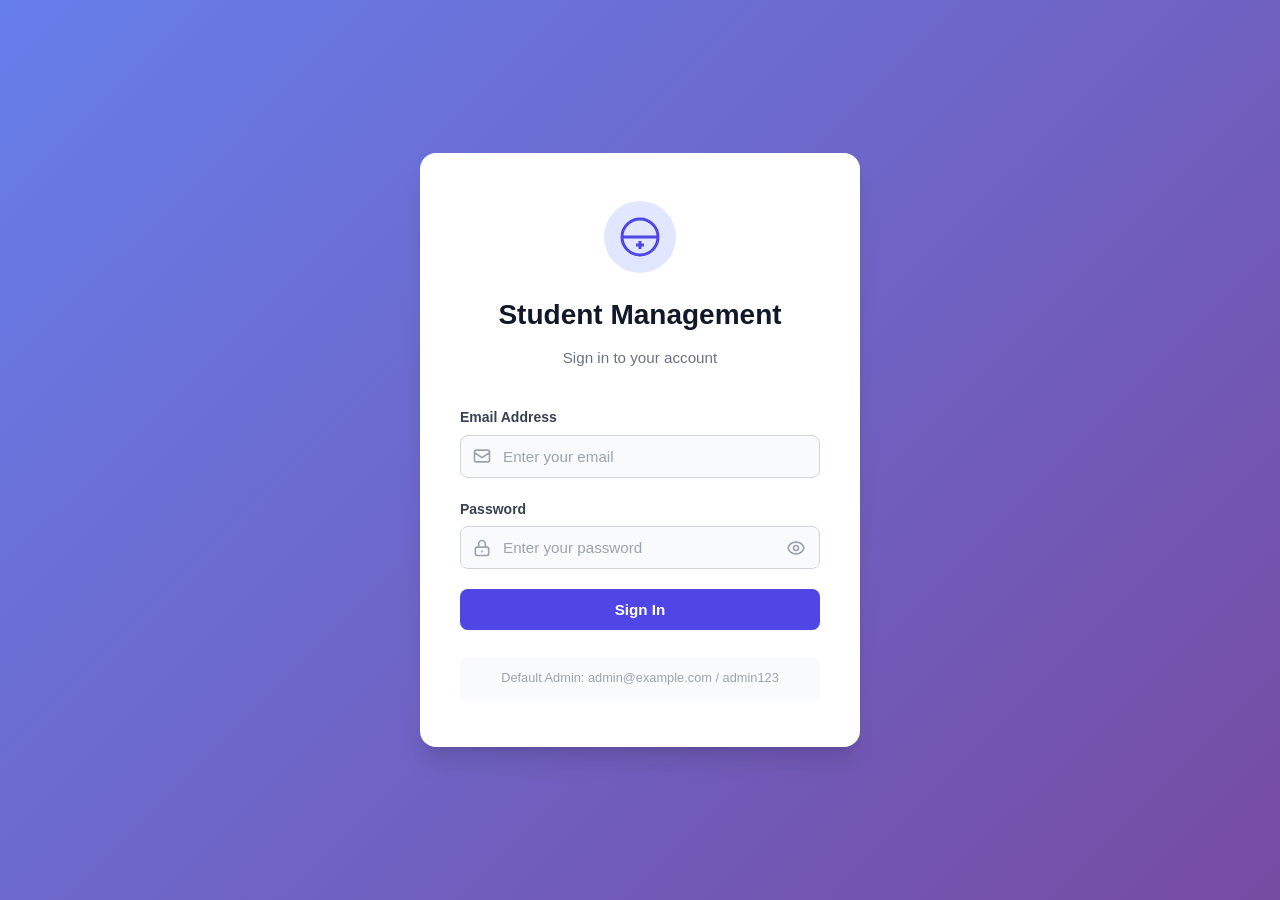
<file: frontend/index.html>
<!DOCTYPE html>
<html lang="en">
<head>
    <meta charset="UTF-8">
    <meta name="viewport" content="width=device-width, initial-scale=1.0">
    <title>Student Management System - Login</title>
    <link rel="stylesheet" href="css/style.css">
</head>
<body class="login-page">
    <div class="login-container">
        <div class="login-card">
            <div class="login-header">
                <div class="login-icon">
                    <svg viewBox="0 0 24 24" width="48" height="48" fill="none" stroke="currentColor" stroke-width="1.5">
                        <path d="M12 14v2m0 0v2m0-2h2m-2 0H10"/>
                        <path d="M3 12h18M3 12a9 9 0 0118 0 9 9 0 01-18 0z"/>
                    </svg>
                </div>
                <h1>Student Management</h1>
                <p class="login-subtitle">Sign in to your account</p>
            </div>

            <form id="loginForm" class="login-form">
                <div class="form-group">
                    <label for="email">Email Address</label>
                    <div class="input-wrapper">
                        <svg class="input-icon" viewBox="0 0 24 24" width="20" height="20" fill="none" stroke="currentColor" stroke-width="2">
                            <path d="M3 8l7.89 5.26a2 2 0 002.22 0L21 8M5 19h14a2 2 0 002-2V7a2 2 0 00-2-2H5a2 2 0 00-2 2v10a2 2 0 002 2z"/>
                        </svg>
                        <input 
                            type="email" 
                            id="email" 
                            placeholder="Enter your email"
                            required 
                            autocomplete="email"
                        >
                    </div>
                </div>

                <div class="form-group">
                    <label for="password">Password</label>
                    <div class="input-wrapper">
                        <svg class="input-icon" viewBox="0 0 24 24" width="20" height="20" fill="none" stroke="currentColor" stroke-width="2">
                            <path d="M12 15v2m-6 4h12a2 2 0 002-2v-6a2 2 0 00-2-2H6a2 2 0 00-2 2v6a2 2 0 002 2zm10-10V7a4 4 0 00-8 0v4h8z"/>
                        </svg>
                        <input 
                            type="password" 
                            id="password" 
                            placeholder="Enter your password"
                            required 
                            autocomplete="current-password"
                        >
                        <button type="button" class="toggle-password" id="togglePassword">
                            <svg viewBox="0 0 24 24" width="20" height="20" fill="none" stroke="currentColor" stroke-width="2">
                                <path d="M15 12a3 3 0 11-6 0 3 3 0 016 0z"/>
                                <path d="M2.458 12C3.732 7.943 7.523 5 12 5c4.478 0 8.268 2.943 9.542 7-1.274 4.057-5.064 7-9.542 7-4.477 0-8.268-2.943-9.542-7z"/>
                            </svg>
                        </button>
                    </div>
                </div>

                <div class="form-error" id="formError" style="display: none;">
                    <svg viewBox="0 0 24 24" width="18" height="18" fill="none" stroke="currentColor" stroke-width="2">
                        <circle cx="12" cy="12" r="10"/>
                        <line x1="15" y1="9" x2="9" y2="15"/>
                        <line x1="9" y1="9" x2="15" y2="15"/>
                    </svg>
                    <span id="errorMessage"></span>
                </div>

                <button type="submit" class="btn btn-primary btn-block" id="loginButton">
                    <span class="btn-text">Sign In</span>
                    <span class="btn-spinner" style="display: none;">
                        <svg viewBox="0 0 24 24" width="20" height="20" fill="none" stroke="currentColor" stroke-width="2">
                            <circle cx="12" cy="12" r="10" stroke-dasharray="31.416" stroke-dashoffset="10"/>
                        </svg>
                    </span>
                </button>
            </form>

            <div class="login-footer">
                <p>Default Admin: admin@example.com / admin123</p>
            </div>
        </div>
    </div>

    <script src="js/auth.js"></script>
</body>
</html>
</file>
<file: frontend/css/style.css>
/* ============================================
   CSS Custom Properties (Variables)
   ============================================ */
:root {
    --primary: #4f46e5;
    --primary-dark: #4338ca;
    --primary-light: #e0e7ff;
    --secondary: #0ea5e9;
    --success: #10b981;
    --warning: #f59e0b;
    --danger: #ef4444;
    
    --gray-50: #f9fafb;
    --gray-100: #f3f4f6;
    --gray-200: #e5e7eb;
    --gray-300: #d1d5db;
    --gray-400: #9ca3af;
    --gray-500: #6b7280;
    --gray-600: #4b5563;
    --gray-700: #374151;
    --gray-800: #1f2937;
    --gray-900: #111827;
    
    --sidebar-width: 260px;
    --sidebar-collapsed: 70px;
    --header-height: 64px;
    
    --shadow-sm: 0 1px 2px 0 rgba(0, 0, 0, 0.05);
    --shadow: 0 1px 3px 0 rgba(0, 0, 0, 0.1), 0 1px 2px -1px rgba(0, 0, 0, 0.1);
    --shadow-md: 0 4px 6px -1px rgba(0, 0, 0, 0.1), 0 2px 4px -2px rgba(0, 0, 0, 0.1);
    --shadow-lg: 0 10px 15px -3px rgba(0, 0, 0, 0.1), 0 4px 6px -4px rgba(0, 0, 0, 0.1);
    --shadow-xl: 0 20px 25px -5px rgba(0, 0, 0, 0.1), 0 8px 10px -6px rgba(0, 0, 0, 0.1);
    
    --radius-sm: 6px;
    --radius: 8px;
    --radius-md: 12px;
    --radius-lg: 16px;
    
    --transition: 0.2s ease;
    --transition-slow: 0.3s ease;
}

/* ============================================
   Reset & Base Styles
   ============================================ */
*, *::before, *::after {
    margin: 0;
    padding: 0;
    box-sizing: border-box;
}

html {
    font-size: 16px;
    -webkit-font-smoothing: antialiased;
    -moz-osx-font-smoothing: grayscale;
}

body {
    font-family: 'Inter', -apple-system, BlinkMacSystemFont, 'Segoe UI', Roboto, Oxygen, Ubuntu, sans-serif;
    line-height: 1.6;
    color: var(--gray-800);
    background-color: var(--gray-50);
    min-height: 100vh;
}

a {
    text-decoration: none;
    color: inherit;
}

img {
    max-width: 100%;
    height: auto;
}

/* ============================================
   Login Page Styles
   ============================================ */
.login-page {
    display: flex;
    align-items: center;
    justify-content: center;
    min-height: 100vh;
    background: linear-gradient(135deg, #667eea 0%, #764ba2 100%);
    padding: 20px;
}

.login-container {
    width: 100%;
    max-width: 440px;
}

.login-card {
    background: white;
    border-radius: var(--radius-lg);
    box-shadow: var(--shadow-xl);
    padding: 48px 40px;
    animation: slideUp 0.5s ease;
}

@keyframes slideUp {
    from {
        opacity: 0;
        transform: translateY(20px);
    }
    to {
        opacity: 1;
        transform: translateY(0);
    }
}

.login-header {
    text-align: center;
    margin-bottom: 36px;
}

.login-icon {
    display: inline-flex;
    align-items: center;
    justify-content: center;
    width: 72px;
    height: 72px;
    background: var(--primary-light);
    border-radius: 50%;
    color: var(--primary);
    margin-bottom: 20px;
}

.login-header h1 {
    font-size: 1.75rem;
    font-weight: 700;
    color: var(--gray-900);
    margin-bottom: 8px;
}

.login-subtitle {
    color: var(--gray-500);
    font-size: 0.95rem;
}

/* Form Styles */
.login-form {
    display: flex;
    flex-direction: column;
    gap: 20px;
}

.form-group {
    display: flex;
    flex-direction: column;
    gap: 6px;
}

.form-group label {
    font-size: 0.875rem;
    font-weight: 600;
    color: var(--gray-700);
}

.input-wrapper {
    position: relative;
    display: flex;
    align-items: center;
}

.input-icon {
    position: absolute;
    left: 12px;
    color: var(--gray-400);
    pointer-events: none;
    transition: color var(--transition);
}

.input-wrapper input {
    width: 100%;
    padding: 12px 16px 12px 42px;
    border: 1.5px solid var(--gray-300);
    border-radius: var(--radius);
    font-size: 0.95rem;
    color: var(--gray-800);
    background: var(--gray-50);
    transition: all var(--transition);
    outline: none;
    font-family: inherit;
}

.input-wrapper input:focus {
    border-color: var(--primary);
    background: white;
    box-shadow: 0 0 0 4px rgba(79, 70, 229, 0.1);
}

.input-wrapper input:focus ~ .input-icon,
.input-wrapper input:focus + .input-icon {
    color: var(--primary);
}

.input-wrapper input::placeholder {
    color: var(--gray-400);
}

.toggle-password {
    position: absolute;
    right: 8px;
    background: none;
    border: none;
    cursor: pointer;
    color: var(--gray-400);
    padding: 6px;
    border-radius: var(--radius-sm);
    transition: all var(--transition);
    display: flex;
    align-items: center;
}

.toggle-password:hover {
    color: var(--gray-600);
    background: var(--gray-100);
}

/* Error Message */
.form-error {
    display: flex;
    align-items: center;
    gap: 8px;
    padding: 12px 16px;
    background: #fef2f2;
    border: 1px solid #fecaca;
    border-radius: var(--radius);
    color: var(--danger);
    font-size: 0.875rem;
    font-weight: 500;
}

.form-error svg {
    flex-shrink: 0;
}

/* Buttons */
.btn {
    display: inline-flex;
    align-items: center;
    justify-content: center;
    gap: 8px;
    padding: 12px 24px;
    border: none;
    border-radius: var(--radius);
    font-size: 0.95rem;
    font-weight: 600;
    cursor: pointer;
    transition: all var(--transition);
    font-family: inherit;
    white-space: nowrap;
}

.btn:disabled {
    opacity: 0.6;
    cursor: not-allowed;
}

.btn-primary {
    background: var(--primary);
    color: white;
    box-shadow: var(--shadow-sm);
}

.btn-primary:hover:not(:disabled) {
    background: var(--primary-dark);
    box-shadow: var(--shadow-md);
    transform: translateY(-1px);
}

.btn-primary:active:not(:disabled) {
    transform: translateY(0);
    box-shadow: var(--shadow-sm);
}

.btn-block {
    width: 100%;
    justify-content: center;
}

.btn-logout {
    width: 100%;
    background: transparent;
    color: var(--gray-400);
    justify-content: flex-start;
    padding: 10px 16px;
    font-size: 0.875rem;
}

.btn-logout:hover {
    background: rgba(239, 68, 68, 0.1);
    color: var(--danger);
}

.btn-icon {
    background: transparent;
    color: var(--gray-500);
    padding: 8px;
    border-radius: var(--radius-sm);
}

.btn-icon:hover {
    background: var(--gray-100);
    color: var(--gray-700);
}

/* Spinner */
.btn-spinner {
    display: inline-flex;
    animation: spin 0.8s linear infinite;
}

@keyframes spin {
    to { transform: rotate(360deg); }
}

/* Login Footer */
.login-footer {
    margin-top: 28px;
    text-align: center;
}

.login-footer p {
    font-size: 0.8rem;
    color: var(--gray-400);
    padding: 10px 16px;
    background: var(--gray-50);
    border-radius: var(--radius-sm);
}

/* ============================================
   Dashboard Layout
   ============================================ */
.dashboard-page {
    background: var(--gray-100);
}

.dashboard-layout {
    display: flex;
    min-height: 100vh;
}

/* Sidebar */
.sidebar {
    position: fixed;
    top: 0;
    left: 0;
    width: var(--sidebar-width);
    height: 100vh;
    background: var(--gray-900);
    color: white;
    display: flex;
    flex-direction: column;
    z-index: 100;
    transition: transform var(--transition-slow), width var(--transition-slow);
}

.sidebar-header {
    display: flex;
    align-items: center;
    gap: 12px;
    padding: 20px;
    border-bottom: 1px solid rgba(255, 255, 255, 0.1);
}

.sidebar-logo {
    display: flex;
    align-items: center;
    justify-content: center;
    width: 40px;
    height: 40px;
    background: var(--primary);
    border-radius: var(--radius);
    flex-shrink: 0;
}

.sidebar-header h2 {
    font-size: 1.25rem;
    font-weight: 700;
    letter-spacing: -0.5px;
}

.sidebar-toggle {
    display: none;
    background: none;
    border: none;
    color: white;
    cursor: pointer;
    margin-left: auto;
    padding: 4px;
    border-radius: var(--radius-sm);
}

/* Navigation */
.sidebar-nav {
    flex: 1;
    padding: 16px 12px;
    display: flex;
    flex-direction: column;
    gap: 4px;
    overflow-y: auto;
}

.nav-item {
    display: flex;
    align-items: center;
    gap: 12px;
    padding: 12px 16px;
    border-radius: var(--radius);
    color: var(--gray-400);
    font-weight: 500;
    font-size: 0.95rem;
    transition: all var(--transition);
    cursor: pointer;
}

.nav-item:hover {
    background: rgba(255, 255, 255, 0.08);
    color: white;
}

.nav-item.active {
    background: var(--primary);
    color: white;
}

.nav-item svg {
    flex-shrink: 0;
}

/* Sidebar Footer */
.sidebar-footer {
    padding: 16px;
    border-top: 1px solid rgba(255, 255, 255, 0.1);
}

.user-info {
    display: flex;
    align-items: center;
    gap: 12px;
    padding: 12px;
    background: rgba(255, 255, 255, 0.05);
    border-radius: var(--radius);
    margin-bottom: 8px;
}

.user-avatar {
    display: flex;
    align-items: center;
    justify-content: center;
    width: 40px;
    height: 40px;
    background: var(--primary);
    border-radius: 50%;
    flex-shrink: 0;
}

.user-details {
    display: flex;
    flex-direction: column;
    overflow: hidden;
}

.user-name {
    font-weight: 600;
    font-size: 0.9rem;
    white-space: nowrap;
    overflow: hidden;
    text-overflow: ellipsis;
}

.user-role {
    font-size: 0.75rem;
    color: var(--gray-400);
    text-transform: capitalize;
}

/* Sidebar Overlay (Mobile) */
.sidebar-overlay {
    display: none;
    position: fixed;
    inset: 0;
    background: rgba(0, 0, 0, 0.5);
    z-index: 99;
}

/* Main Content */
.main-content {
    flex: 1;
    margin-left: var(--sidebar-width);
    min-height: 100vh;
    transition: margin-left var(--transition-slow);
}

.content-header {
    position: sticky;
    top: 0;
    z-index: 50;
    display: flex;
    align-items: center;
    justify-content: space-between;
    padding: 20px 32px;
    background: rgba(255, 255, 255, 0.9);
    backdrop-filter: blur(10px);
    border-bottom: 1px solid var(--gray-200);
}

.content-header h1 {
    font-size: 1.5rem;
    font-weight: 700;
    color: var(--gray-900);
}

.mobile-menu-btn {
    display: none;
}

.content-body {
    padding: 24px 32px;
    max-width: 1400px;
}

/* Sections */
.section {
    display: none;
}

.section.active {
    display: block;
    animation: fadeIn 0.3s ease;
}

@keyframes fadeIn {
    from { opacity: 0; transform: translateY(8px); }
    to { opacity: 1; transform: translateY(0); }
}

/* Stats Grid */
.stats-grid {
    display: grid;
    grid-template-columns: repeat(auto-fit, minmax(250px, 1fr));
    gap: 20px;
    margin-bottom: 28px;
}

.stat-card {
    display: flex;
    align-items: center;
    gap: 20px;
    background: white;
    padding: 24px;
    border-radius: var(--radius-md);
    box-shadow: var(--shadow);
    transition: all var(--transition);
}

.stat-card:hover {
    box-shadow: var(--shadow-md);
    transform: translateY(-2px);
}

.stat-icon {
    display: flex;
    align-items: center;
    justify-content: center;
    width: 56px;
    height: 56px;
    border-radius: var(--radius);
    flex-shrink: 0;
}

.announcements-icon {
    background: #fef3c7;
    color: #d97706;
}

.notes-icon {
    background: #dbeafe;
    color: #2563eb;
}

.stat-info {
    display: flex;
    flex-direction: column;
}

.stat-value {
    font-size: 2rem;
    font-weight: 700;
    color: var(--gray-900);
    line-height: 1;
}

.stat-label {
    font-size: 0.875rem;
    color: var(--gray-500);
    margin-top: 4px;
}

/* Cards */
.card {
    background: white;
    border-radius: var(--radius-md);
    box-shadow: var(--shadow);
    margin-bottom: 24px;
    overflow: hidden;
}

.card-header {
    display: flex;
    align-items: center;
    justify-content: space-between;
    padding: 20px 24px;
    border-bottom: 1px solid var(--gray-100);
}

.card-header h3 {
    font-size: 1.1rem;
    font-weight: 600;
    color: var(--gray-900);
}

.card-link {
    font-size: 0.875rem;
    color: var(--primary);
    font-weight: 500;
    cursor: pointer;
}

.card-link:hover {
    text-decoration: underline;
}

.card-body {
    padding: 24px;
}

/* Empty State */
.empty-state {
    display: flex;
    flex-direction: column;
    align-items: center;
    justify-content: center;
    padding: 48px 24px;
    text-align: center;
    color: var(--gray-400);
}

.empty-state svg {
    margin-bottom: 16px;
    opacity: 0.5;
}

.empty-state p {
    font-size: 0.95rem;
    font-weight: 500;
}

/* Announcement List */
.announcement-list {
    display: flex;
    flex-direction: column;
    gap: 16px;
}

.announcement-item {
    padding: 20px;
    border: 1px solid var(--gray-200);
    border-radius: var(--radius);
    transition: all var(--transition);
}

.announcement-item:hover {
    border-color: var(--primary-light);
    box-shadow: var(--shadow-sm);
}

.announcement-title {
    font-size: 1.05rem;
    font-weight: 600;
    color: var(--gray-900);
    margin-bottom: 8px;
}

.announcement-content {
    font-size: 0.9rem;
    color: var(--gray-600);
    line-height: 1.7;
}

.announcement-date {
    font-size: 0.8rem;
    color: var(--gray-400);
    margin-top: 12px;
}

/* Notes Grid */
.notes-grid {
    display: grid;
    grid-template-columns: repeat(auto-fill, minmax(280px, 1fr));
    gap: 16px;
}

.note-card {
    padding: 20px;
    border: 1px solid var(--gray-200);
    border-radius: var(--radius);
    transition: all var(--transition);
    cursor: pointer;
}

.note-card:hover {
    border-color: var(--primary-light);
    box-shadow: var(--shadow-md);
    transform: translateY(-2px);
}

.note-icon {
    display: flex;
    align-items: center;
    justify-content: center;
    width: 48px;
    height: 48px;
    background: #dbeafe;
    border-radius: var(--radius);
    color: var(--primary);
    margin-bottom: 16px;
}

.note-title {
    font-size: 1rem;
    font-weight: 600;
    color: var(--gray-900);
    margin-bottom: 6px;
}

.note-subject {
    display: inline-block;
    font-size: 0.8rem;
    font-weight: 500;
    color: var(--primary);
    background: var(--primary-light);
    padding: 4px 10px;
    border-radius: 100px;
    margin-bottom: 12px;
}

.note-date {
    font-size: 0.8rem;
    color: var(--gray-400);
}

/* Loading State */
.loading {
    display: flex;
    align-items: center;
    justify-content: center;
    padding: 48px;
    color: var(--gray-400);
}

.loading-spinner {
    width: 36px;
    height: 36px;
    border: 3px solid var(--gray-200);
    border-top-color: var(--primary);
    border-radius: 50%;
    animation: spin 0.8s linear infinite;
}

/* ============================================
   Responsive Design
   ============================================ */
@media (max-width: 1024px) {
    .content-body {
        padding: 20px;
    }
    
    .notes-grid {
        grid-template-columns: repeat(auto-fill, minmax(240px, 1fr));
    }
}

@media (max-width: 768px) {
    /* Sidebar collapsed on mobile */
    .sidebar {
        transform: translateX(-100%);
    }
    
    .sidebar.open {
        transform: translateX(0);
    }
    
    .sidebar-overlay.open {
        display: block;
    }
    
    .main-content {
        margin-left: 0;
    }
    
    .mobile-menu-btn {
        display: flex;
    }
    
    .content-header {
        padding: 16px 20px;
    }
    
    .content-body {
        padding: 16px;
    }
    
    .stats-grid {
        grid-template-columns: 1fr;
    }
    
    .notes-grid {
        grid-template-columns: 1fr;
    }
    
    /* Login responsive */
    .login-card {
        padding: 32px 24px;
    }
    
    .login-header h1 {
        font-size: 1.5rem;
    }
}

@media (max-width: 480px) {
    .login-card {
        padding: 24px 16px;
    }
    
    .content-header h1 {
        font-size: 1.25rem;
    }
}
/* Table Styles */
.table-responsive {
    overflow-x: auto;
}

.data-table {
    width: 100%;
    border-collapse: collapse;
}

.data-table th,
.data-table td {
    padding: 12px 16px;
    text-align: left;
    border-bottom: 1px solid var(--gray-200);
}

.data-table th {
    font-weight: 600;
    color: var(--gray-600);
    font-size: 0.85rem;
    text-transform: uppercase;
    letter-spacing: 0.5px;
    background: var(--gray-50);
}

.data-table tbody tr:hover {
    background: var(--gray-50);
}

.empty-table {
    text-align: center !important;
    color: var(--gray-400);
    padding: 32px !important;
}

.action-buttons {
    display: flex;
    gap: 8px;
}

.btn-sm {
    padding: 6px 10px;
    font-size: 0.85rem;
}

.btn-edit {
    background: var(--primary-light);
    color: var(--primary);
}

.btn-edit:hover {
    background: var(--primary);
    color: white;
}

.btn-delete {
    background: #fef2f2;
    color: var(--danger);
}

.btn-delete:hover {
    background: var(--danger);
    color: white;
}

/* Modal */
.modal-overlay {
    position: fixed;
    inset: 0;
    background: rgba(0, 0, 0, 0.5);
    display: flex;
    align-items: center;
    justify-content: center;
    z-index: 1000;
    padding: 20px;
}

.modal {
    background: white;
    border-radius: var(--radius-md);
    width: 100%;
    max-width: 500px;
    box-shadow: var(--shadow-xl);
    animation: slideUp 0.3s ease;
}

.modal-header {
    display: flex;
    align-items: center;
    justify-content: space-between;
    padding: 20px 24px;
    border-bottom: 1px solid var(--gray-200);
}

.modal-header h3 {
    font-size: 1.15rem;
    font-weight: 600;
}

.modal-close {
    background: none;
    border: none;
    cursor: pointer;
    color: var(--gray-400);
    padding: 4px;
    border-radius: var(--radius-sm);
}

.modal-close:hover {
    color: var(--gray-700);
    background: var(--gray-100);
}

.modal-body {
    padding: 24px;
}

/* Upload Form */
.upload-form {
    display: flex;
    flex-direction: column;
    gap: 16px;
}

.upload-form textarea {
    width: 100%;
    padding: 12px 16px;
    border: 1.5px solid var(--gray-300);
    border-radius: var(--radius);
    font-size: 0.95rem;
    font-family: inherit;
    resize: vertical;
    outline: none;
    transition: all var(--transition);
}

.upload-form textarea:focus {
    border-color: var(--primary);
    box-shadow: 0 0 0 4px rgba(79, 70, 229, 0.1);
}

.upload-form input[type="file"] {
    padding: 10px;
    border: 1.5px dashed var(--gray-300);
    border-radius: var(--radius);
    width: 100%;
    cursor: pointer;
}

.form-message {
    padding: 12px 16px;
    border-radius: var(--radius);
    font-size: 0.9rem;
    font-weight: 500;
}

.form-message.success {
    background: #f0fdf4;
    color: #16a34a;
    border: 1px solid #bbf7d0;
}

.form-message.error {
    background: #fef2f2;
    color: #dc2626;
    border: 1px solid #fecaca;
}

/* Students Icon */
.students-icon {
    background: #dcfce7;
    color: #16a34a;
}
</file>
